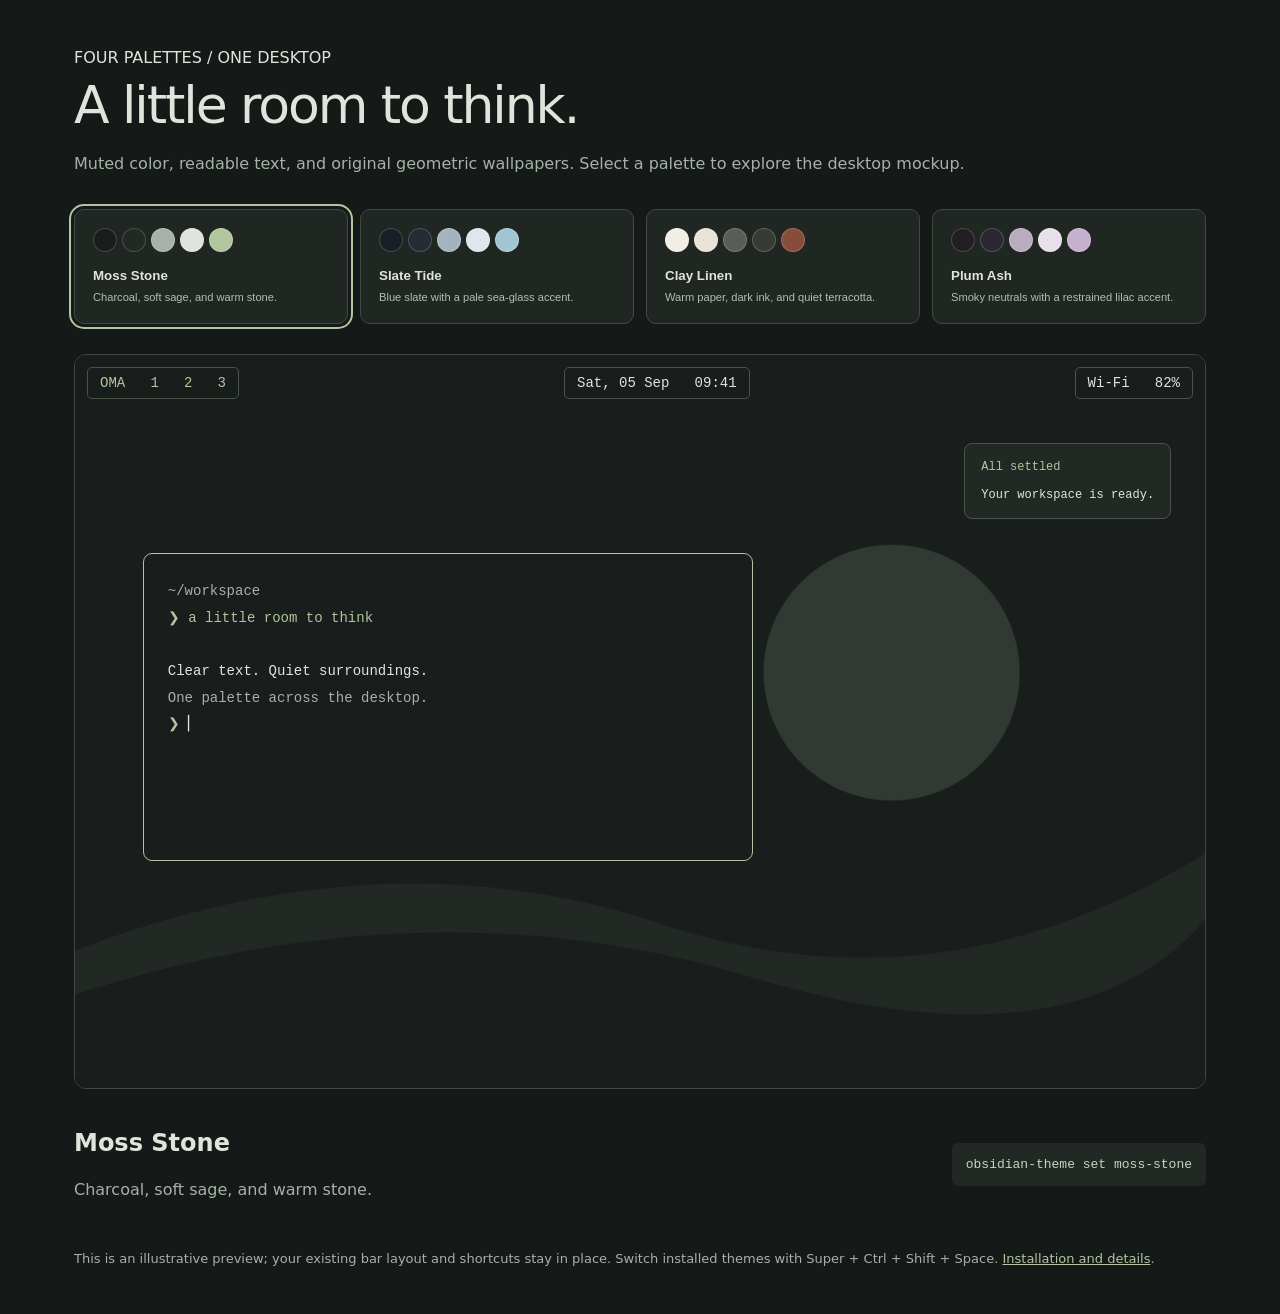
<file: themes.html>
<!doctype html><html lang="en"><meta charset="utf-8"><meta name="viewport" content="width=device-width,initial-scale=1"><title>Quiet desktop themes</title>
<style>
:root{color-scheme:dark;font-family:system-ui,sans-serif;background:#151917;color:#e0e5dc}*{box-sizing:border-box}body{margin:0 auto;padding:48px 24px;max-width:1180px}header{margin-bottom:32px}h1{font-size:clamp(32px,5vw,52px);font-weight:500;letter-spacing:-.04em;margin:8px 0}p{color:#a6b2a7;line-height:1.6}.choices{display:grid;grid-template-columns:repeat(4,1fr);gap:12px}.choice{border:1px solid #404a41;border-radius:10px;padding:18px;background:#202621;text-align:left;color:inherit;cursor:pointer}.choice[aria-pressed=true]{outline:2px solid #b1c59e;outline-offset:3px}.choice:focus-visible{outline:3px solid #e0e5dc;outline-offset:3px}.choice strong,.choice small{display:block}.choice small{color:#b3bdb3;line-height:1.5;margin-top:6px}.swatches{display:flex;margin-bottom:16px}.swatches span{width:24px;height:24px;border:1px solid #ffffff30;border-radius:50%;margin-right:5px}.desktop{--bg:#191d1b;--panel:#222824;--text:#e0e5dc;--muted:#a6b2a7;--accent:#b1c59e;--border:#48554b;position:relative;aspect-ratio:1.54;margin-top:30px;border-radius:12px;border:1px solid #404a41;overflow:hidden;background:var(--bg);color:var(--text);font:14px ui-monospace,monospace}.wallpaper{position:absolute;width:100%;height:100%;object-fit:cover}.bar{position:absolute;top:12px;left:12px;right:12px;display:flex;gap:8px;justify-content:space-between}.bar span{padding:7px 12px;background:var(--bg);border:1px solid var(--border);border-radius:5px}.accent{color:var(--accent)}.terminal{position:absolute;left:6%;top:27%;width:54%;min-height:42%;padding:24px;background:var(--bg);border:1px solid var(--accent);border-radius:9px;line-height:1.9}.muted{color:var(--muted)}.notice{position:absolute;right:3%;top:12%;padding:16px;background:var(--panel);border:1px solid var(--border);border-radius:8px;font-size:12px}.caption{display:flex;justify-content:space-between;align-items:center;gap:20px;margin-top:20px}code{display:block;padding:14px;background:#222824;color:#c7d4be;border-radius:6px;overflow-wrap:anywhere}footer{font-size:13px;margin-top:32px;color:#a6b2a7}a{color:#b1c59e}@media(max-width:750px){.choices{grid-template-columns:repeat(2,1fr)}.desktop{font-size:10px}.terminal{padding:12px;width:75%;top:35%}.notice{font-size:9px}.caption{display:block}.bar span{padding:5px}.bar .status{display:none}}
</style><header><span>FOUR PALETTES / ONE DESKTOP</span><h1>A little room to think.</h1><p>Muted color, readable text, and original geometric wallpapers. Select a palette to explore the desktop mockup.</p></header><nav class="choices" aria-label="Theme palettes"><button class="choice" data-slug="moss-stone" data-palette='{&quot;BG&quot;: &quot;191d1b&quot;, &quot;PANEL&quot;: &quot;222824&quot;, &quot;HOVER&quot;: &quot;303a33&quot;, &quot;BORDER&quot;: &quot;48554b&quot;, &quot;TEXT&quot;: &quot;e0e5dc&quot;, &quot;MUTED&quot;: &quot;a6b2a7&quot;, &quot;ACCENT&quot;: &quot;b1c59e&quot;, &quot;ACCENT2&quot;: &quot;b1c59e&quot;, &quot;DANGER&quot;: &quot;e3a19b&quot;, &quot;CONTRAST&quot;: &quot;191d1b&quot;, &quot;C0&quot;: &quot;303a33&quot;, &quot;C1&quot;: &quot;e3a19b&quot;, &quot;C2&quot;: &quot;b1c59e&quot;, &quot;C3&quot;: &quot;d3bd91&quot;, &quot;C4&quot;: &quot;9eb9c5&quot;, &quot;C5&quot;: &quot;bcaac5&quot;, &quot;C6&quot;: &quot;9fc3b8&quot;, &quot;C7&quot;: &quot;d1d9ce&quot;, &quot;C8&quot;: &quot;95a294&quot;, &quot;C9&quot;: &quot;efb3ac&quot;, &quot;C10&quot;: &quot;c4d5b4&quot;, &quot;C11&quot;: &quot;e0cda7&quot;, &quot;C12&quot;: &quot;b3cbd5&quot;, &quot;C13&quot;: &quot;cebcd6&quot;, &quot;C14&quot;: &quot;b5d5cb&quot;, &quot;C15&quot;: &quot;edf0e8&quot;}' data-description="Charcoal, soft sage, and warm stone." data-name="Moss Stone" onclick="choose(this)"><span class="swatches"><span style="background:#191d1b" title="BG: #191d1b"></span><span style="background:#222824" title="PANEL: #222824"></span><span style="background:#a6b2a7" title="MUTED: #a6b2a7"></span><span style="background:#e0e5dc" title="TEXT: #e0e5dc"></span><span style="background:#b1c59e" title="ACCENT: #b1c59e"></span></span><strong>Moss Stone</strong><small>Charcoal, soft sage, and warm stone.</small></button><button class="choice" data-slug="slate-tide" data-palette='{&quot;BG&quot;: &quot;191f26&quot;, &quot;PANEL&quot;: &quot;232c35&quot;, &quot;HOVER&quot;: &quot;303d49&quot;, &quot;BORDER&quot;: &quot;4a5d6b&quot;, &quot;TEXT&quot;: &quot;e0e6eb&quot;, &quot;MUTED&quot;: &quot;a4b3bf&quot;, &quot;ACCENT&quot;: &quot;a2c5d4&quot;, &quot;ACCENT2&quot;: &quot;a2c5d4&quot;, &quot;DANGER&quot;: &quot;e4a3a4&quot;, &quot;CONTRAST&quot;: &quot;191f26&quot;, &quot;C0&quot;: &quot;303d49&quot;, &quot;C1&quot;: &quot;e4a3a4&quot;, &quot;C2&quot;: &quot;a9c3ad&quot;, &quot;C3&quot;: &quot;d6c09b&quot;, &quot;C4&quot;: &quot;a2c5d4&quot;, &quot;C5&quot;: &quot;c0afd0&quot;, &quot;C6&quot;: &quot;9fcac5&quot;, &quot;C7&quot;: &quot;cfdae2&quot;, &quot;C8&quot;: &quot;96a8b6&quot;, &quot;C9&quot;: &quot;efb8b8&quot;, &quot;C10&quot;: &quot;bed4c0&quot;, &quot;C11&quot;: &quot;e5d2b1&quot;, &quot;C12&quot;: &quot;b9d6e1&quot;, &quot;C13&quot;: &quot;d1c1de&quot;, &quot;C14&quot;: &quot;b6dcd6&quot;, &quot;C15&quot;: &quot;edf1f4&quot;}' data-description="Blue slate with a pale sea-glass accent." data-name="Slate Tide" onclick="choose(this)"><span class="swatches"><span style="background:#191f26" title="BG: #191f26"></span><span style="background:#232c35" title="PANEL: #232c35"></span><span style="background:#a4b3bf" title="MUTED: #a4b3bf"></span><span style="background:#e0e6eb" title="TEXT: #e0e6eb"></span><span style="background:#a2c5d4" title="ACCENT: #a2c5d4"></span></span><strong>Slate Tide</strong><small>Blue slate with a pale sea-glass accent.</small></button><button class="choice" data-slug="clay-linen" data-palette='{&quot;BG&quot;: &quot;f2eee5&quot;, &quot;PANEL&quot;: &quot;e8e2d7&quot;, &quot;HOVER&quot;: &quot;ddd4c6&quot;, &quot;BORDER&quot;: &quot;b4a594&quot;, &quot;TEXT&quot;: &quot;383b35&quot;, &quot;MUTED&quot;: &quot;595d54&quot;, &quot;ACCENT&quot;: &quot;884c3b&quot;, &quot;ACCENT2&quot;: &quot;884c3b&quot;, &quot;DANGER&quot;: &quot;a23737&quot;, &quot;CONTRAST&quot;: &quot;fffaf2&quot;, &quot;C0&quot;: &quot;383b35&quot;, &quot;C1&quot;: &quot;a23737&quot;, &quot;C2&quot;: &quot;426349&quot;, &quot;C3&quot;: &quot;775b20&quot;, &quot;C4&quot;: &quot;3c6079&quot;, &quot;C5&quot;: &quot;765270&quot;, &quot;C6&quot;: &quot;326863&quot;, &quot;C7&quot;: &quot;50554b&quot;, &quot;C8&quot;: &quot;686c61&quot;, &quot;C9&quot;: &quot;a84237&quot;, &quot;C10&quot;: &quot;496a43&quot;, &quot;C11&quot;: &quot;80601f&quot;, &quot;C12&quot;: &quot;466985&quot;, &quot;C13&quot;: &quot;80557b&quot;, &quot;C14&quot;: &quot;38716b&quot;, &quot;C15&quot;: &quot;30362f&quot;}' data-description="Warm paper, dark ink, and quiet terracotta." data-name="Clay Linen" onclick="choose(this)"><span class="swatches"><span style="background:#f2eee5" title="BG: #f2eee5"></span><span style="background:#e8e2d7" title="PANEL: #e8e2d7"></span><span style="background:#595d54" title="MUTED: #595d54"></span><span style="background:#383b35" title="TEXT: #383b35"></span><span style="background:#884c3b" title="ACCENT: #884c3b"></span></span><strong>Clay Linen</strong><small>Warm paper, dark ink, and quiet terracotta.</small></button><button class="choice" data-slug="plum-ash" data-palette='{&quot;BG&quot;: &quot;211e24&quot;, &quot;PANEL&quot;: &quot;2b2730&quot;, &quot;HOVER&quot;: &quot;3c3542&quot;, &quot;BORDER&quot;: &quot;5c5064&quot;, &quot;TEXT&quot;: &quot;e8e0e9&quot;, &quot;MUTED&quot;: &quot;b9acbf&quot;, &quot;ACCENT&quot;: &quot;c5b0ce&quot;, &quot;ACCENT2&quot;: &quot;c5b0ce&quot;, &quot;DANGER&quot;: &quot;e7a4ad&quot;, &quot;CONTRAST&quot;: &quot;211e24&quot;, &quot;C0&quot;: &quot;3c3542&quot;, &quot;C1&quot;: &quot;e7a4ad&quot;, &quot;C2&quot;: &quot;b5c2a6&quot;, &quot;C3&quot;: &quot;d4bf9e&quot;, &quot;C4&quot;: &quot;a9bbd0&quot;, &quot;C5&quot;: &quot;c5b0ce&quot;, &quot;C6&quot;: &quot;a3c4bf&quot;, &quot;C7&quot;: &quot;ddd1df&quot;, &quot;C8&quot;: &quot;ab9bb2&quot;, &quot;C9&quot;: &quot;f0b6be&quot;, &quot;C10&quot;: &quot;c8d2bc&quot;, &quot;C11&quot;: &quot;e2cfb2&quot;, &quot;C12&quot;: &quot;becde0&quot;, &quot;C13&quot;: &quot;d7c5df&quot;, &quot;C14&quot;: &quot;b9d7d1&quot;, &quot;C15&quot;: &quot;f2ebf3&quot;}' data-description="Smoky neutrals with a restrained lilac accent." data-name="Plum Ash" onclick="choose(this)"><span class="swatches"><span style="background:#211e24" title="BG: #211e24"></span><span style="background:#2b2730" title="PANEL: #2b2730"></span><span style="background:#b9acbf" title="MUTED: #b9acbf"></span><span style="background:#e8e0e9" title="TEXT: #e8e0e9"></span><span style="background:#c5b0ce" title="ACCENT: #c5b0ce"></span></span><strong>Plum Ash</strong><small>Smoky neutrals with a restrained lilac accent.</small></button></nav><div class="desktop" id="desktop"><img class="wallpaper" id="wallpaper" alt="Minimal geometric wallpaper"><div class="bar"><span class="accent">OMA &nbsp; 1 &nbsp; 2 &nbsp; 3</span><span>Sat, 05 Sep &nbsp; 09:41</span><span class="status">Wi-Fi &nbsp; 82%</span></div><div class="notice"><span class="accent">All settled</span><br><br>Your workspace is ready.</div><div class="terminal"><span class="muted">~/workspace</span><br><span class="accent">❯ a little room to think</span><br><br>Clear text. Quiet surroundings.<br><span class="muted">One palette across the desktop.</span><br><span class="accent">❯</span> ▏</div></div><div class="caption"><div><h2 id="name"></h2><p id="description"></p></div><code id="command"></code></div><footer>This is an illustrative preview; your existing bar layout and shortcuts stay in place. Switch installed themes with Super + Ctrl + Shift + Space. <a href="THEMES.md">Installation and details</a>.</footer><script>
function choose(button){const p=JSON.parse(button.dataset.palette);document.querySelectorAll('.choice').forEach(b=>b.setAttribute('aria-pressed',String(b===button)));const desktop=document.getElementById('desktop');for(const key of ['BG','PANEL','TEXT','MUTED','ACCENT','BORDER'])desktop.style.setProperty('--'+key.toLowerCase(),'#'+p[key]);document.getElementById('wallpaper').src='dotfiles/.config/obsidian-ember/themes/'+button.dataset.slug+'/wallpapers/quiet.png';document.getElementById('name').textContent=button.dataset.name;document.getElementById('description').textContent=button.dataset.description;document.getElementById('command').textContent='obsidian-theme set '+button.dataset.slug}choose(document.querySelector('.choice'));
</script></html>
</file>
